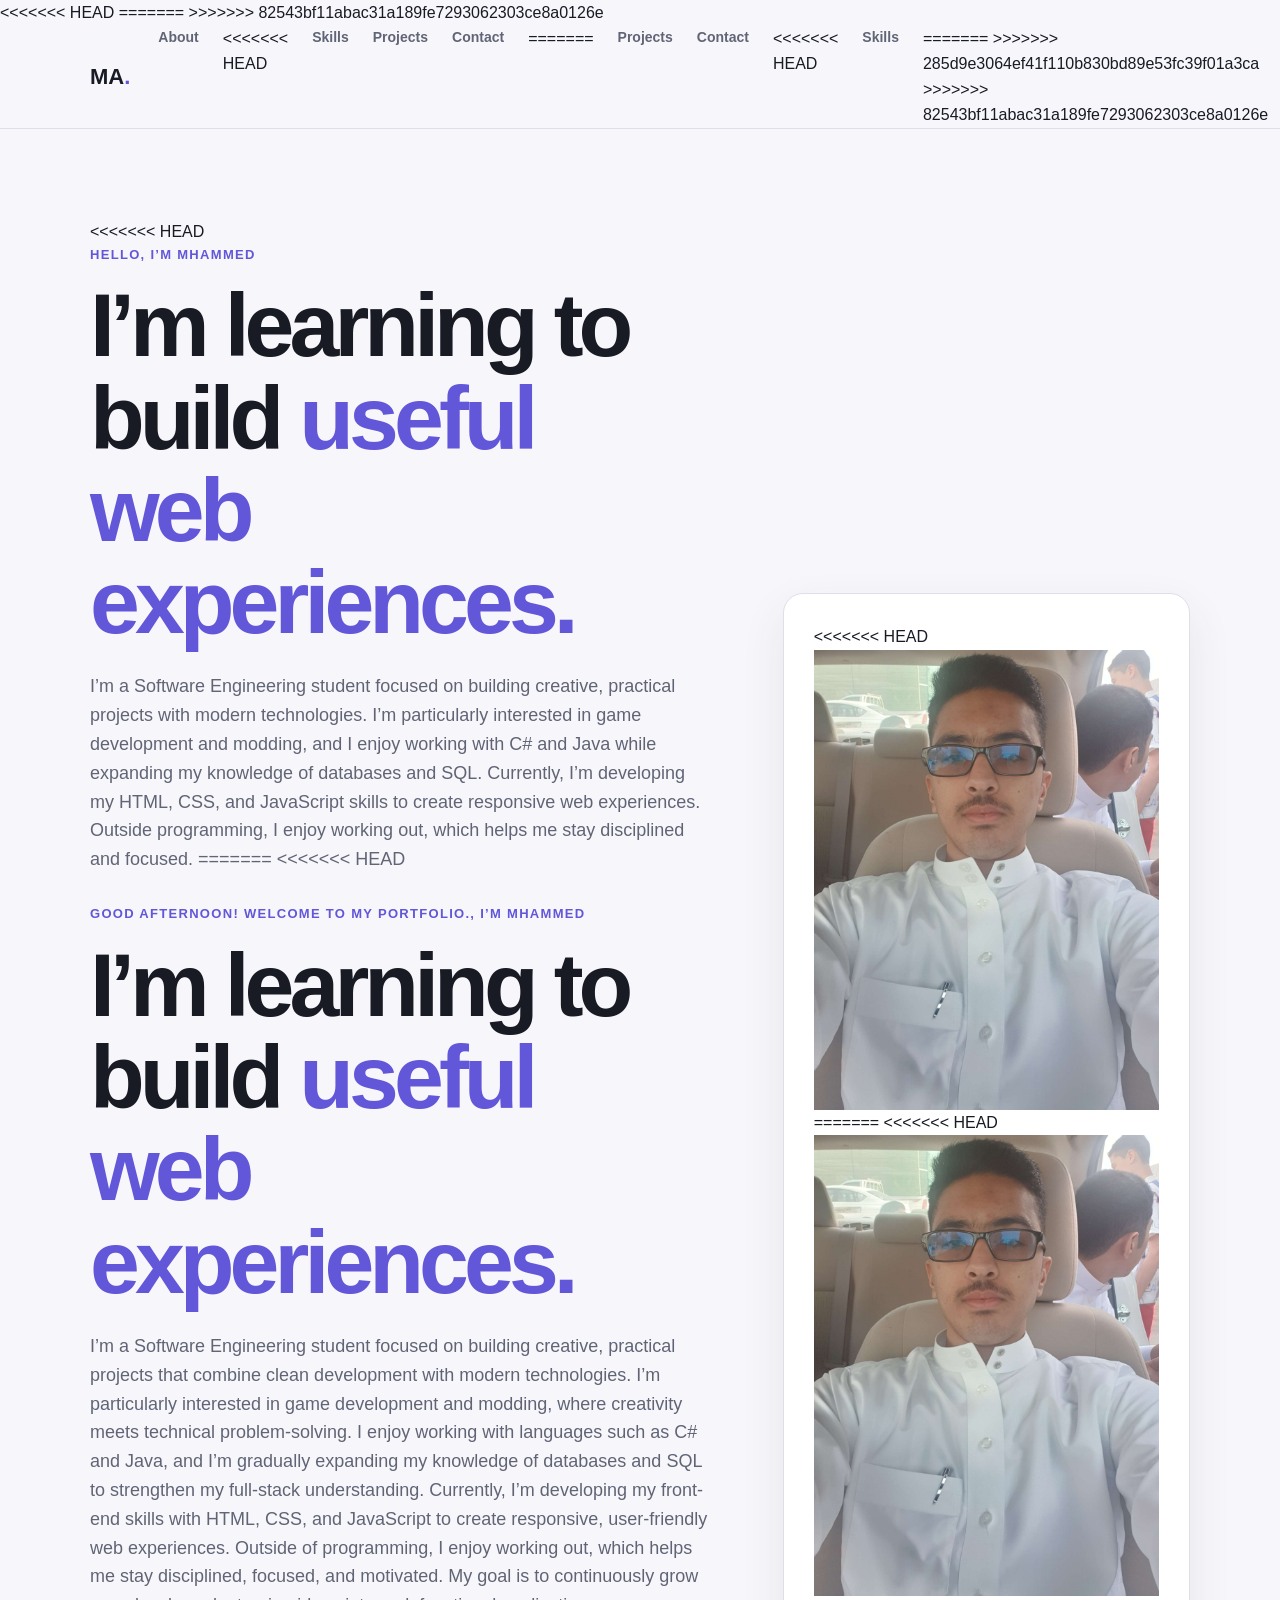
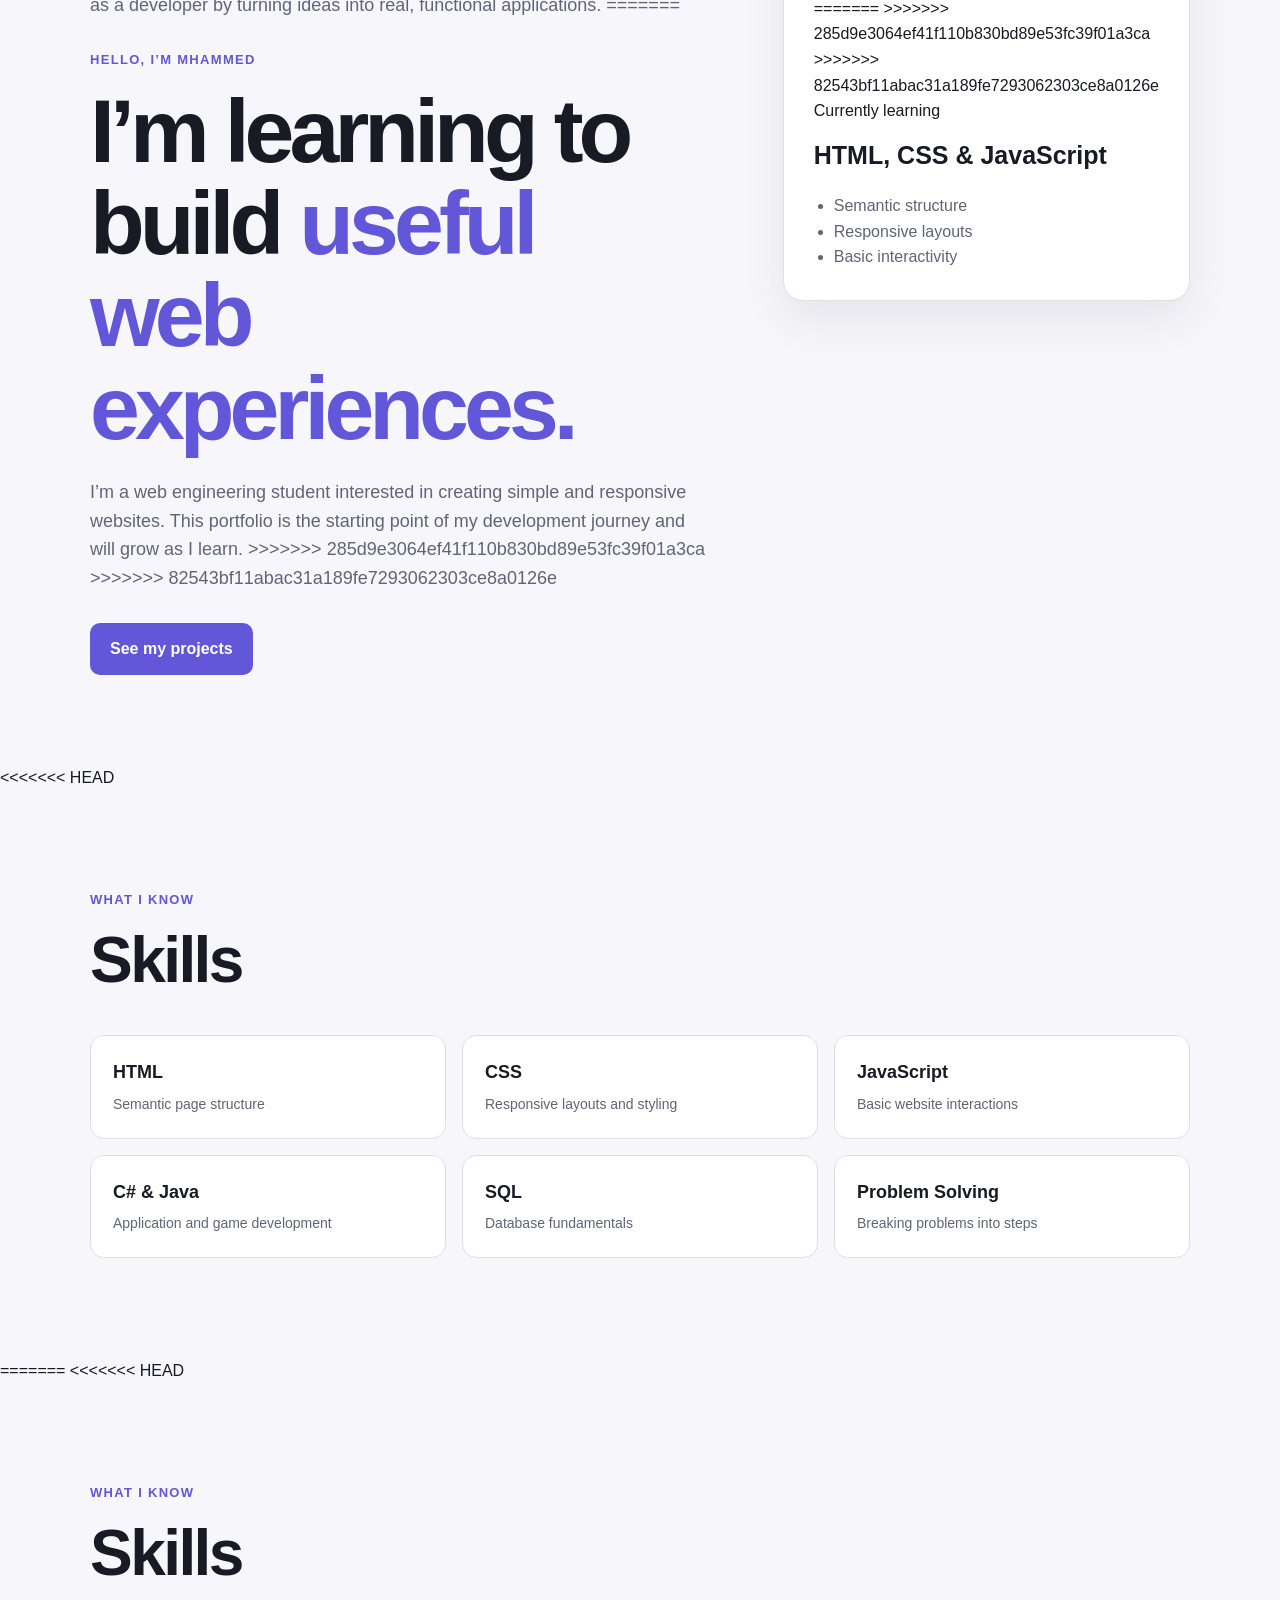
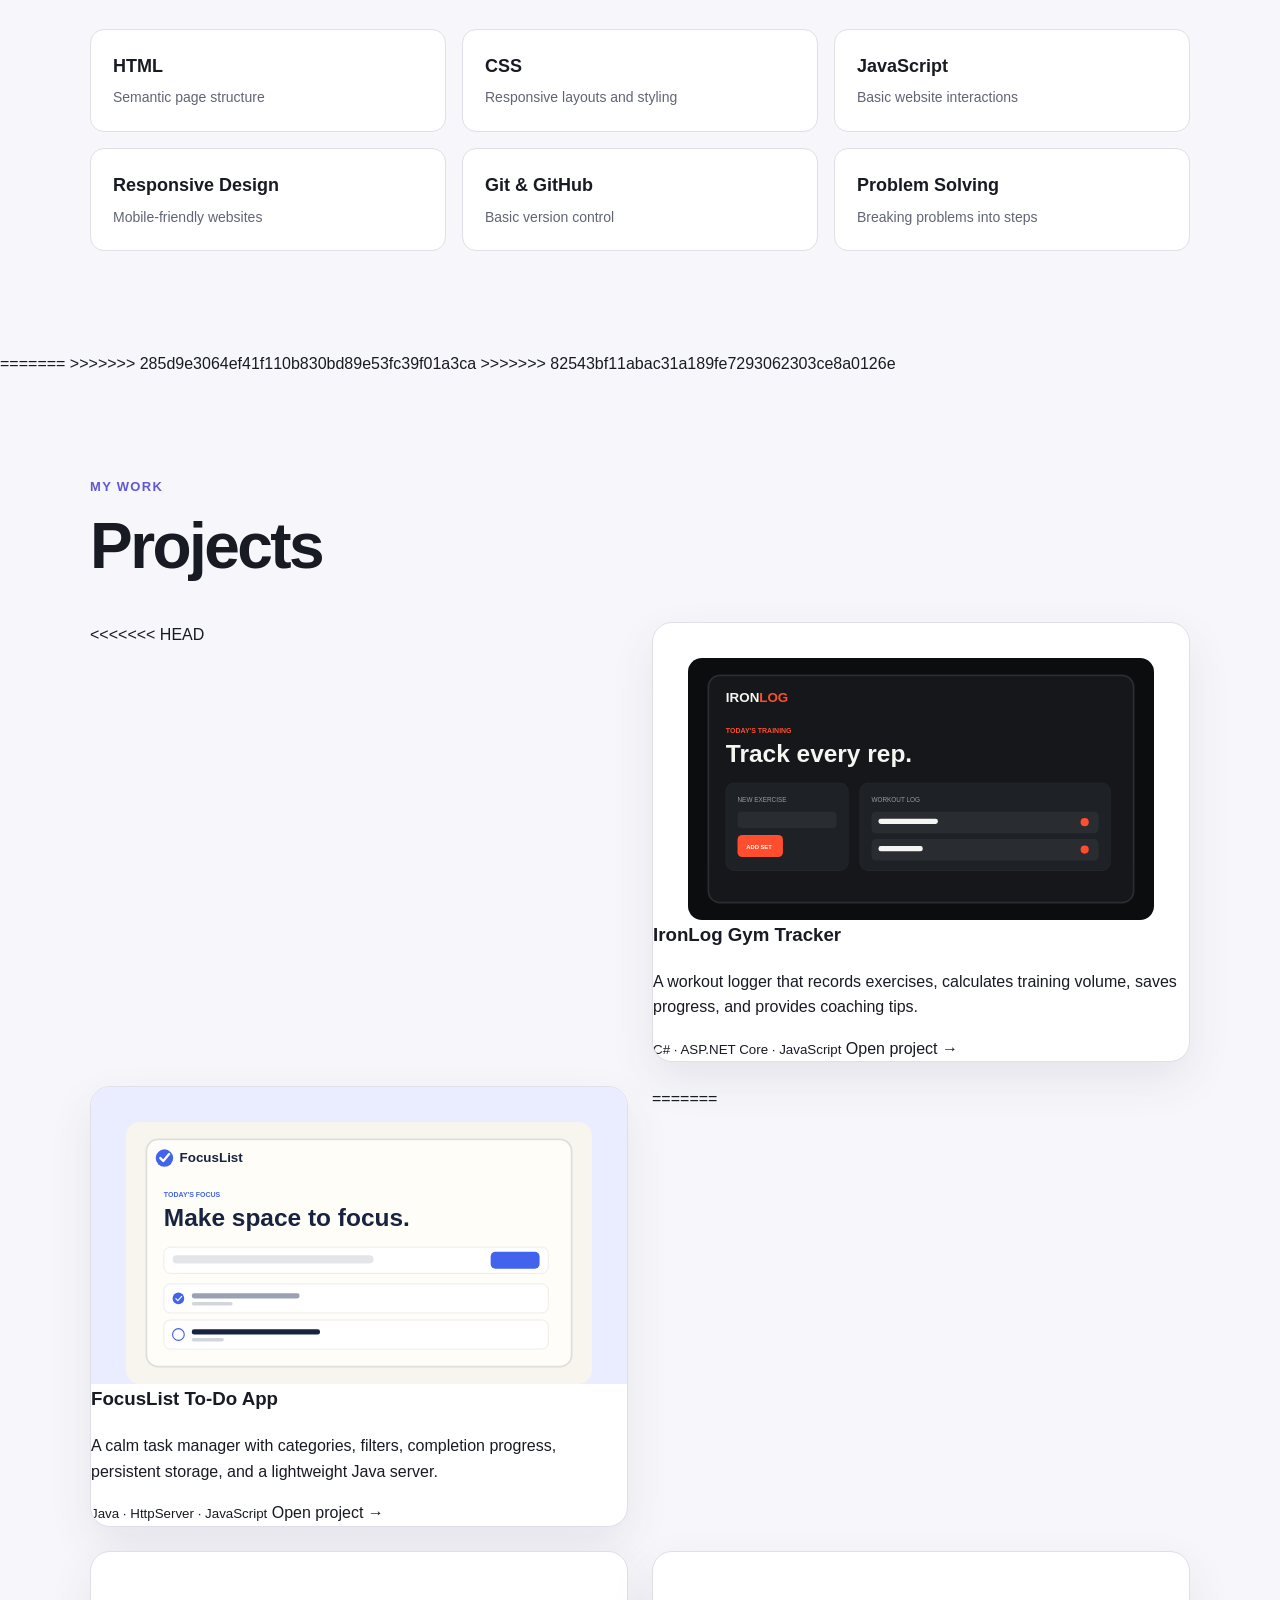
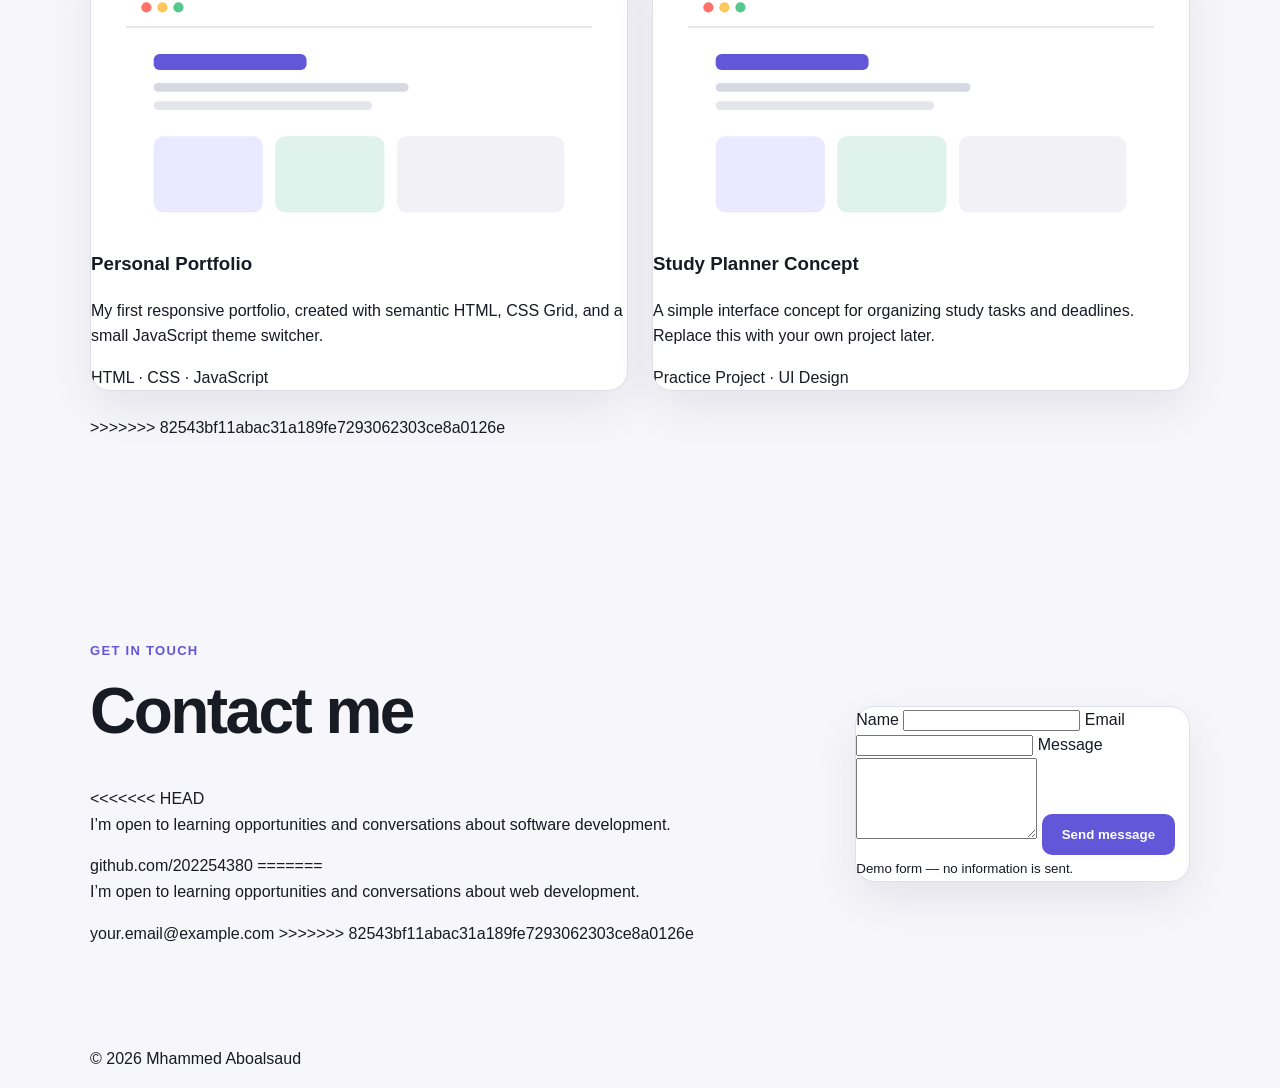
<file: index.html>
<!DOCTYPE html>
<html lang="en" data-theme="light">
  <head>
    <meta charset="UTF-8">
    <meta name="viewport" content="width=device-width, initial-scale=1.0">
<<<<<<< HEAD
    <meta name="description" content="Personal portfolio of Mhammed Aboalsaud, a Software Engineering student.">
=======
    <meta name="description" content="Personal portfolio of Mhammed Aboalsaud, a web engineering student.">
>>>>>>> 82543bf11abac31a189fe7293062303ce8a0126e
    <title>Mhammed Aboalsaud | Portfolio</title>
    <link rel="icon" href="assets/images/favicon.svg" type="image/svg+xml">
    <link rel="stylesheet" href="css/styles.css">
    <script src="js/script.js" defer></script>
  </head>

  <body>
    <header class="site-header">
      <div class="container header-content">
        <a class="logo" href="#about">MA<span>.</span></a>

        <nav aria-label="Main navigation">
          <a href="#about">About</a>
<<<<<<< HEAD
          <a href="#skills">Skills</a>
          <a href="#projects">Projects</a>
          <a href="#contact">Contact</a>
=======
          <a href="#projects">Projects</a>
          <a href="#contact">Contact</a>
<<<<<<< HEAD
          <a href="#skills">Skills</a>
=======
>>>>>>> 285d9e3064ef41f110b830bd89e53fc39f01a3ca
>>>>>>> 82543bf11abac31a189fe7293062303ce8a0126e
        </nav>

        <button id="theme-toggle" type="button" aria-label="Switch to dark mode">◐</button>
      </div>
    </header>

    <main>
      <section class="hero" id="about">
        <div class="container hero-grid">
          <div>
<<<<<<< HEAD
            <p class="label">Hello, I’m Mhammed</p>
            <h1>I’m learning to build <span>useful web experiences.</span></h1>
            <p class="intro">
              I’m a Software Engineering student focused on building creative, practical projects with modern technologies. I’m particularly interested in game development and modding, and I enjoy working with C# and Java while expanding my knowledge of databases and SQL. Currently, I’m developing my HTML, CSS, and JavaScript skills to create responsive web experiences. Outside programming, I enjoy working out, which helps me stay disciplined and focused.
=======
<<<<<<< HEAD
            <p class="label">Good afternoon! Welcome to my portfolio., I’m Mhammed</p>
            <h1>I’m learning to build <span>useful web experiences.</span></h1>
            <p class="intro">
              I’m a Software Engineering student focused on building creative, practical projects that combine clean development with modern technologies.

I’m particularly interested in game development and modding, where creativity meets technical problem-solving. I enjoy working with languages such as C# and Java, and I’m gradually expanding my knowledge of databases and SQL to strengthen my full-stack understanding.

Currently, I’m developing my front-end skills with HTML, CSS, and JavaScript to create responsive, user-friendly web experiences. Outside of programming, I enjoy working out, which helps me stay disciplined, focused, and motivated. My goal is to continuously grow as a developer by turning ideas into real, functional applications.

=======
            <p class="label">Hello, I’m Mhammed</p>
            <h1>I’m learning to build <span>useful web experiences.</span></h1>
            <p class="intro">
              I’m a web engineering student interested in creating simple and responsive websites.
              This portfolio is the starting point of my development journey and will grow as I learn.
>>>>>>> 285d9e3064ef41f110b830bd89e53fc39f01a3ca
>>>>>>> 82543bf11abac31a189fe7293062303ce8a0126e
            </p>
            <a class="button" href="#projects">See my projects</a>
          </div>

          <aside class="focus-card">
<<<<<<< HEAD
            <img
              class="profile-image"
              src="assets/images/profile.jpg"
              alt="Portrait of Mhammed Aboalsaud"
            >
=======
<<<<<<< HEAD
            <img
  class="profile-image"
  src="assets/images/profile.jpg"
  alt="Portrait of Mhammed Aboalsaud"
>
=======
>>>>>>> 285d9e3064ef41f110b830bd89e53fc39f01a3ca
>>>>>>> 82543bf11abac31a189fe7293062303ce8a0126e
            <p>Currently learning</p>
            <h2>HTML, CSS &amp; JavaScript</h2>
            <ul>
              <li>Semantic structure</li>
              <li>Responsive layouts</li>
              <li>Basic interactivity</li>
            </ul>
          </aside>
        </div>
      </section>
<<<<<<< HEAD

      <section class="section skills" id="skills">
        <div class="container">
          <p class="label">What I know</p>
          <h2 class="section-title">Skills</h2>

          <ul class="skill-list">
            <li><strong>HTML</strong><span>Semantic page structure</span></li>
            <li><strong>CSS</strong><span>Responsive layouts and styling</span></li>
            <li><strong>JavaScript</strong><span>Basic website interactions</span></li>
            <li><strong>C# &amp; Java</strong><span>Application and game development</span></li>
            <li><strong>SQL</strong><span>Database fundamentals</span></li>
            <li><strong>Problem Solving</strong><span>Breaking problems into steps</span></li>
          </ul>
        </div>
      </section>
=======
<<<<<<< HEAD
      <section class="section skills" id="skills">
  <div class="container">
    <p class="label">What I know</p>
    <h2 class="section-title">Skills</h2>

    <ul class="skill-list">
      <li>
        <strong>HTML</strong>
        <span>Semantic page structure</span>
      </li>
      <li>
        <strong>CSS</strong>
        <span>Responsive layouts and styling</span>
      </li>
      <li>
        <strong>JavaScript</strong>
        <span>Basic website interactions</span>
      </li>
      <li>
        <strong>Responsive Design</strong>
        <span>Mobile-friendly websites</span>
      </li>
      <li>
        <strong>Git & GitHub</strong>
        <span>Basic version control</span>
      </li>
      <li>
        <strong>Problem Solving</strong>
        <span>Breaking problems into steps</span>
      </li>
    </ul>
  </div>
</section>
=======
>>>>>>> 285d9e3064ef41f110b830bd89e53fc39f01a3ca
>>>>>>> 82543bf11abac31a189fe7293062303ce8a0126e

      <section class="section" id="projects">
        <div class="container">
          <p class="label">My work</p>
          <h2 class="section-title">Projects</h2>

          <div class="project-grid">
<<<<<<< HEAD
            <a class="project-card" href="projects/gym-tracker-csharp/wwwroot/index.html" target="_blank" rel="noopener noreferrer" aria-label="Open the IronLog Gym Tracker project">
              <div class="project-image gym">
                <img src="assets/images/gym-project.svg" alt="Preview of the IronLog gym tracker">
              </div>
              <div class="project-text">
                <h3>IronLog Gym Tracker</h3>
                <p>A workout logger that records exercises, calculates training volume, saves progress, and provides coaching tips.</p>
                <small>C# · ASP.NET Core · JavaScript</small>
                <span class="project-action">Open project →</span>
              </div>
            </a>

            <a class="project-card" href="projects/todo-list-java/public/index.html" target="_blank" rel="noopener noreferrer" aria-label="Open the FocusList Java to-do project">
              <div class="project-image todo">
                <img src="assets/images/todo-project.svg" alt="Preview of the FocusList to-do application">
              </div>
              <div class="project-text">
                <h3>FocusList To-Do App</h3>
                <p>A calm task manager with categories, filters, completion progress, persistent storage, and a lightweight Java server.</p>
                <small>Java · HttpServer · JavaScript</small>
                <span class="project-action">Open project →</span>
              </div>
            </a>
=======
            <article class="project-card">
              <div class="project-image purple">
                <img src="assets/images/project-placeholder.svg" alt="Placeholder preview of the portfolio project">
              </div>
              <div class="project-text">
                <h3>Personal Portfolio</h3>
                <p>My first responsive portfolio, created with semantic HTML, CSS Grid, and a small JavaScript theme switcher.</p>
                <span>HTML · CSS · JavaScript</span>
              </div>
            </article>

            <article class="project-card">
              <div class="project-image green">
                <img src="assets/images/project-placeholder.svg" alt="Placeholder preview of a study planner concept">
              </div>
              <div class="project-text">
                <h3>Study Planner Concept</h3>
                <p>A simple interface concept for organizing study tasks and deadlines. Replace this with your own project later.</p>
                <span>Practice Project · UI Design</span>
              </div>
            </article>
>>>>>>> 82543bf11abac31a189fe7293062303ce8a0126e
          </div>
        </div>
      </section>

      <section class="section contact" id="contact">
        <div class="container contact-grid">
          <div>
            <p class="label">Get in touch</p>
            <h2 class="section-title">Contact me</h2>
<<<<<<< HEAD
            <p>I’m open to learning opportunities and conversations about software development.</p>
            <a class="email" href="https://github.com/202254380" target="_blank" rel="noopener noreferrer">github.com/202254380</a>
=======
            <p>I’m open to learning opportunities and conversations about web development.</p>
            <a class="email" href="mailto:your.email@example.com">your.email@example.com</a>
>>>>>>> 82543bf11abac31a189fe7293062303ce8a0126e
          </div>

          <form>
            <label for="name">Name</label>
            <input id="name" name="name" type="text" required>

            <label for="email">Email</label>
            <input id="email" name="email" type="email" required>

            <label for="message">Message</label>
            <textarea id="message" name="message" rows="5" required></textarea>

            <button class="button" type="submit">Send message</button>
            <small>Demo form — no information is sent.</small>
          </form>
        </div>
      </section>
    </main>

    <footer>
      <div class="container">
        <p>© 2026 Mhammed Aboalsaud</p>
      </div>
    </footer>
  </body>
</html>
</file>
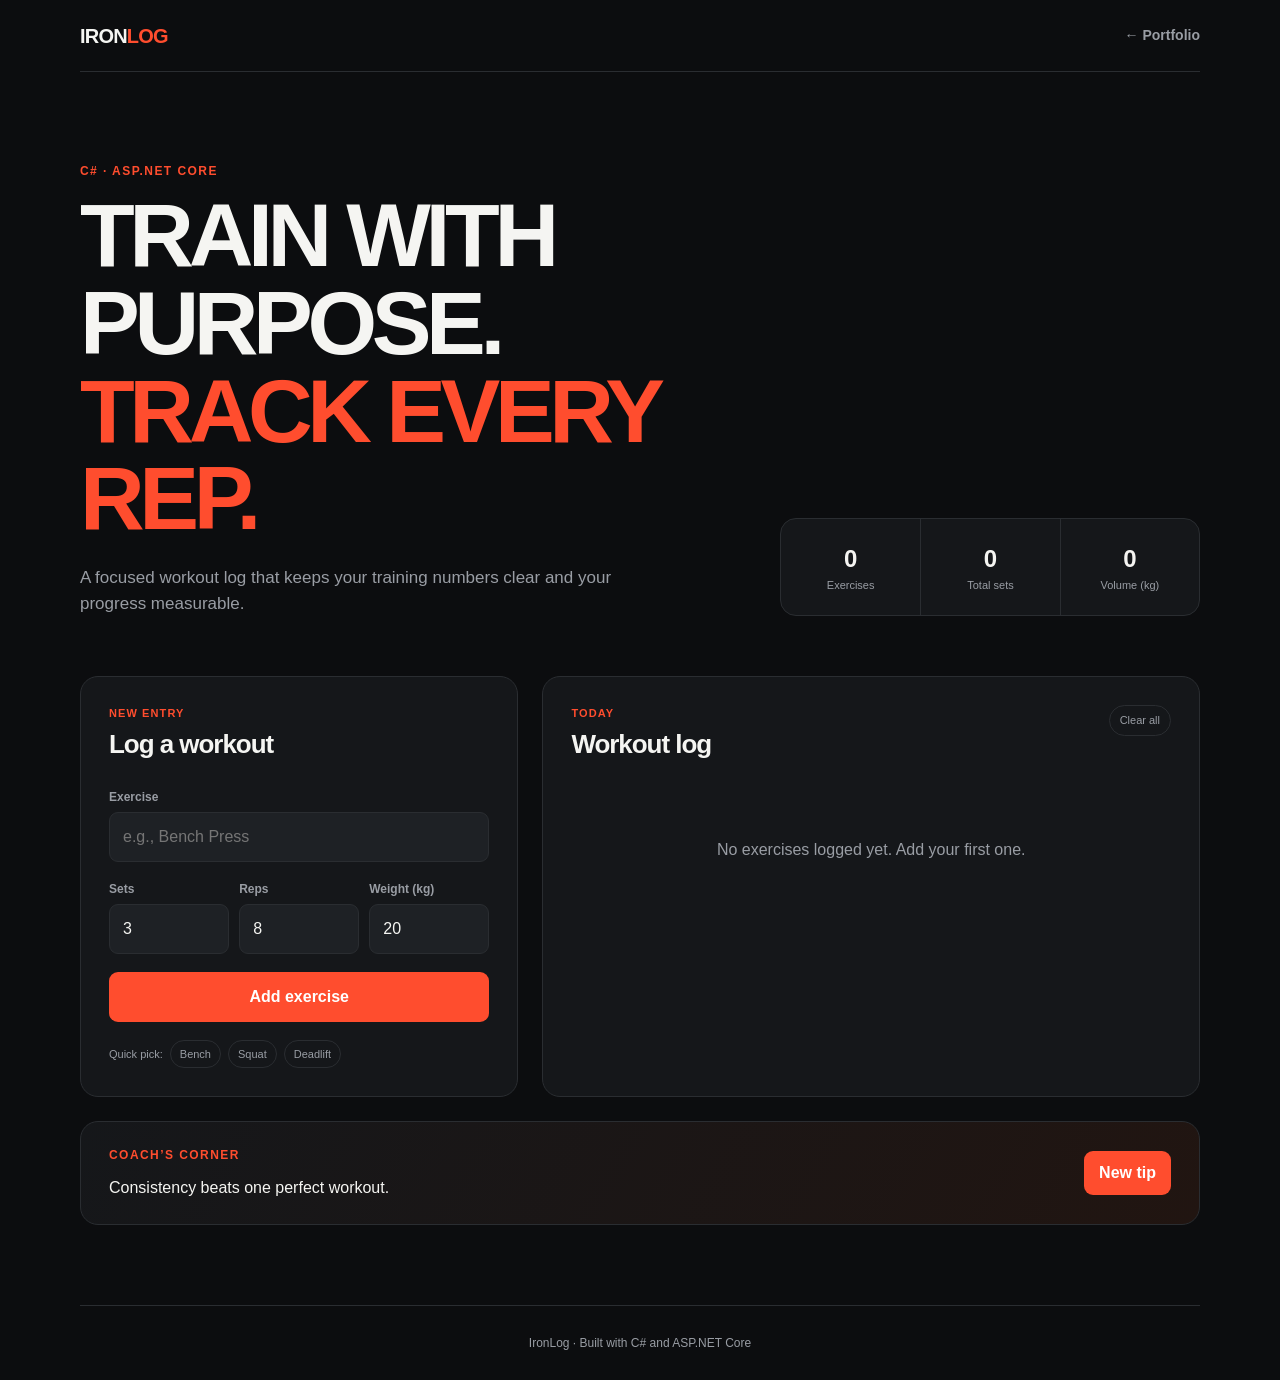
<file: projects/gym-tracker-csharp/wwwroot/index.html>
<!DOCTYPE html>
<html lang="en">
  <head>
    <meta charset="UTF-8">
    <meta name="viewport" content="width=device-width, initial-scale=1.0">
    <meta name="description" content="IronLog is a simple gym workout tracker built as a C# web project.">
    <title>IronLog | Gym Tracker</title>
    <link rel="stylesheet" href="styles.css">
    <script src="app.js" defer></script>
  </head>

  <body>
    <header class="topbar">
      <a class="brand" href="index.html">IRON<span>LOG</span></a>
      <a class="back-link" href="../../../index.html">← Portfolio</a>
    </header>

    <main>
      <section class="hero">
        <div>
          <p class="eyebrow">C# · ASP.NET Core</p>
          <h1>Train with purpose.<br><span>Track every rep.</span></h1>
          <p class="hero-copy">A focused workout log that keeps your training numbers clear and your progress measurable.</p>
        </div>

        <div class="stats" aria-label="Workout summary">
          <div><strong id="workout-count">0</strong><span>Exercises</span></div>
          <div><strong id="set-count">0</strong><span>Total sets</span></div>
          <div><strong id="volume-count">0</strong><span>Volume (kg)</span></div>
        </div>
      </section>

      <section class="workspace">
        <form id="workout-form" class="panel">
          <div class="section-heading">
            <p>New entry</p>
            <h2>Log a workout</h2>
          </div>

          <label for="exercise">Exercise</label>
          <input id="exercise" name="exercise" type="text" placeholder="e.g., Bench Press" required maxlength="40">

          <div class="field-row">
            <div>
              <label for="sets">Sets</label>
              <input id="sets" name="sets" type="number" min="1" max="20" value="3" required>
            </div>
            <div>
              <label for="reps">Reps</label>
              <input id="reps" name="reps" type="number" min="1" max="100" value="8" required>
            </div>
            <div>
              <label for="weight">Weight (kg)</label>
              <input id="weight" name="weight" type="number" min="0" max="1000" step="0.5" value="20" required>
            </div>
          </div>

          <button class="primary-button" type="submit">Add exercise</button>

          <div class="quick-picks" aria-label="Quick exercise choices">
            <span>Quick pick:</span>
            <button type="button" data-exercise="Bench Press">Bench</button>
            <button type="button" data-exercise="Squat">Squat</button>
            <button type="button" data-exercise="Deadlift">Deadlift</button>
          </div>
        </form>

        <section class="panel log-panel" aria-labelledby="log-title">
          <div class="section-heading heading-row">
            <div>
              <p>Today</p>
              <h2 id="log-title">Workout log</h2>
            </div>
            <button class="text-button" id="clear-workouts" type="button">Clear all</button>
          </div>

          <div id="workout-list" class="workout-list"></div>
          <p id="empty-state" class="empty-state">No exercises logged yet. Add your first one.</p>
        </section>
      </section>

      <section class="coach-card">
        <div>
          <p class="eyebrow">Coach’s corner</p>
          <p id="coach-tip">Consistency beats one perfect workout.</p>
        </div>
        <button id="new-tip" type="button">New tip</button>
      </section>
    </main>

    <footer>IronLog · Built with C# and ASP.NET Core</footer>
  </body>
</html>
</file>
<file: css/styles.css>
:root {
  --background: #f7f7fb;
  --surface: #ffffff;
  --text: #181a24;
  --muted: #606475;
  --accent: #6256d9;
  --accent-light: #ebe9ff;
  --border: #dedfe8;
  --shadow: 0 18px 45px rgba(37, 34, 70, 0.09);
}
<<<<<<< HEAD
=======
<<<<<<< HEAD
>>>>>>> 82543bf11abac31a189fe7293062303ce8a0126e
.skills {
  background: var(--accent-light);
}

.skill-list {
  display: grid;
  grid-template-columns: repeat(3, 1fr);
  gap: 16px;
  margin: 0;
  padding: 0;
  list-style: none;
}

.skill-list li {
  padding: 22px;
  border: 1px solid var(--border);
  border-radius: 14px;
  background: var(--surface);
}

.skill-list strong,
.skill-list span {
  display: block;
}

.skill-list strong {
  margin-bottom: 6px;
  font-size: 18px;
}

.skill-list span {
  color: var(--muted);
  font-size: 14px;
}
<<<<<<< HEAD
=======
=======
>>>>>>> 285d9e3064ef41f110b830bd89e53fc39f01a3ca
>>>>>>> 82543bf11abac31a189fe7293062303ce8a0126e

[data-theme="dark"] {
  --background: #11121a;
  --surface: #1b1d28;
  --text: #f5f5f8;
  --muted: #b2b4c0;
  --accent: #9b90ff;
  --accent-light: #292644;
  --border: #333542;
  --shadow: 0 18px 45px rgba(0, 0, 0, 0.25);
}

* {
  box-sizing: border-box;
}

html {
  scroll-behavior: smooth;
}

body {
  margin: 0;
  background: var(--background);
  color: var(--text);
  font-family: Arial, Helvetica, sans-serif;
  line-height: 1.6;
}

a {
  color: inherit;
  text-decoration: none;
}

img {
  display: block;
  max-width: 100%;
}

.container {
  width: min(1100px, calc(100% - 40px));
  margin-inline: auto;
}

.site-header {
  position: sticky;
  top: 0;
  z-index: 10;
  border-bottom: 1px solid var(--border);
  background: var(--background);
}

.header-content {
  display: flex;
  min-height: 72px;
  align-items: center;
  gap: 28px;
}

.logo {
  margin-right: auto;
  font-size: 22px;
  font-weight: 800;
}

.logo span,
h1 span {
  color: var(--accent);
}

nav {
  display: flex;
  gap: 24px;
}

nav a {
  color: var(--muted);
  font-size: 14px;
  font-weight: 700;
}

nav a:hover,
.email:hover {
  color: var(--accent);
}

#theme-toggle {
  width: 40px;
  height: 40px;
  border: 1px solid var(--border);
  border-radius: 50%;
  background: var(--surface);
  color: var(--text);
  font-size: 18px;
  cursor: pointer;
}

.hero {
  display: grid;
  min-height: calc(100vh - 72px);
  align-items: center;
  padding: 90px 0;
}

.hero-grid,
.contact-grid {
  display: grid;
  grid-template-columns: 1.35fr 0.65fr;
  align-items: center;
  gap: 70px;
}

.label {
  margin: 0 0 14px;
  color: var(--accent);
  font-size: 13px;
  font-weight: 800;
  letter-spacing: 0.1em;
  text-transform: uppercase;
}

h1,
h2,
h3,
p {
  margin-top: 0;
}

h1 {
  max-width: 750px;
  margin-bottom: 24px;
  font-size: clamp(3rem, 7vw, 6rem);
  line-height: 1.03;
  letter-spacing: -0.055em;
}

.intro {
  max-width: 650px;
  margin-bottom: 30px;
  color: var(--muted);
  font-size: 18px;
}

.button {
  display: inline-block;
  padding: 13px 20px;
  border: 0;
  border-radius: 10px;
  background: var(--accent);
  color: #ffffff;
  font-weight: 700;
  cursor: pointer;
}

.button:hover {
  transform: translateY(-2px);
}

.focus-card,
.project-card,
form {
  border: 1px solid var(--border);
  border-radius: 20px;
  background: var(--surface);
  box-shadow: var(--shadow);
}

.focus-card {
  padding: 30px;
}

<<<<<<< HEAD
.profile-image {
  width: 100%;
  aspect-ratio: 4 / 5;
  margin-bottom: 22px;
  border-radius: 14px;
  object-fit: cover;
  object-position: center;
}

=======
>>>>>>> 82543bf11abac31a189fe7293062303ce8a0126e
.focus-card p {
  margin-bottom: 6px;
  color: var(--muted);
  font-size: 13px;
}

.focus-card h2 {
  margin-bottom: 22px;
  font-size: 25px;
  line-height: 1.25;
}

.focus-card ul {
  margin: 0;
  padding-left: 20px;
  color: var(--muted);
}

.section {
  padding: 100px 0;
}

.section-title {
  margin-bottom: 40px;
  font-size: clamp(2.3rem, 5vw, 4rem);
  line-height: 1.1;
  letter-spacing: -0.04em;
}

.project-grid {
  display: grid;
  grid-template-columns: repeat(2, 1fr);
  gap: 24px;
}

.project-card {
<<<<<<< HEAD
  display: block;
  overflow: hidden;
  color: inherit;
  text-decoration: none;
  transition: transform 180ms ease, box-shadow 180ms ease;
}

.project-card:hover {
  transform: translateY(-5px);
  box-shadow: 0 24px 55px rgba(37, 34, 70, 0.15);
=======
  overflow: hidden;
>>>>>>> 82543bf11abac31a189fe7293062303ce8a0126e
}

.project-image {
  padding: 35px 35px 0;
}

<<<<<<< HEAD
.project-image.gym {
  background: #1b1d20;
}

.project-image.todo {
  background: #e9edff;
=======
.project-image.purple {
  background: #ded9ff;
}

.project-image.green {
  background: #d7eee7;
>>>>>>> 82543bf11abac31a189fe7293062303ce8a0126e
}

.project-image img {
  width: 100%;
}

.project-text {
  padding: 26px;
}

.project-text h3 {
  margin-bottom: 10px;
  font-size: 23px;
}

.project-text p,
.contact p {
  color: var(--muted);
}

<<<<<<< HEAD
.project-text small {
  display: block;
=======
.project-text span {
>>>>>>> 82543bf11abac31a189fe7293062303ce8a0126e
  color: var(--accent);
  font-size: 12px;
  font-weight: 700;
}

<<<<<<< HEAD
.project-action {
  display: inline-block;
  margin-top: 17px;
  color: var(--text);
  font-size: 13px;
  font-weight: 800;
}

=======
>>>>>>> 82543bf11abac31a189fe7293062303ce8a0126e
.contact {
  border-top: 1px solid var(--border);
  background: var(--surface);
}

.contact-grid {
  align-items: start;
  grid-template-columns: 1fr 1fr;
}

.email {
  color: var(--text);
  font-size: 20px;
  font-weight: 700;
}

form {
  padding: 28px;
  background: var(--background);
}

label {
  display: block;
  margin-bottom: 6px;
  font-size: 13px;
  font-weight: 700;
}

input,
textarea {
  width: 100%;
  margin-bottom: 18px;
  padding: 12px;
  border: 1px solid var(--border);
  border-radius: 8px;
  background: var(--surface);
  color: var(--text);
  font: inherit;
}

input:focus,
textarea:focus {
  outline: 2px solid var(--accent);
  outline-offset: 2px;
}

form small {
  display: block;
  margin-top: 10px;
  color: var(--muted);
}

footer {
  padding: 28px 0;
  border-top: 1px solid var(--border);
  color: var(--muted);
  font-size: 14px;
  text-align: center;
}

footer p {
  margin: 0;
}

@media (max-width: 720px) {
<<<<<<< HEAD
  .skill-list {
    grid-template-columns: 1fr;
  }
=======
<<<<<<< HEAD
  .skill-list {
  grid-template-columns: 1fr;
}
=======
>>>>>>> 285d9e3064ef41f110b830bd89e53fc39f01a3ca
>>>>>>> 82543bf11abac31a189fe7293062303ce8a0126e
  .container {
    width: min(100% - 28px, 1100px);
  }

  .header-content {
    gap: 14px;
  }

  nav {
    gap: 12px;
  }

  nav a {
    font-size: 12px;
  }

  .hero {
    min-height: auto;
    padding: 80px 0;
  }

  .hero-grid,
  .contact-grid,
  .project-grid {
    grid-template-columns: 1fr;
  }

  .hero-grid,
  .contact-grid {
    gap: 40px;
  }

  h1 {
    font-size: clamp(2.8rem, 14vw, 4.5rem);
  }

  .section {
    padding: 75px 0;
  }
}
</file>
<file: projects/gym-tracker-csharp/wwwroot/styles.css>
:root {
  --background: #0c0d0f;
  --surface: #15171a;
  --surface-light: #1e2125;
  --text: #f5f5f2;
  --muted: #999da4;
  --accent: #ff4d2e;
  --border: #2a2d31;
}

* { box-sizing: border-box; }

body {
  margin: 0;
  background: var(--background);
  color: var(--text);
  font-family: Arial, Helvetica, sans-serif;
  line-height: 1.5;
}

button,
input { font: inherit; }

button,
a { -webkit-tap-highlight-color: transparent; }

.topbar,
main,
footer {
  width: min(1120px, calc(100% - 36px));
  margin-inline: auto;
}

.topbar {
  display: flex;
  min-height: 72px;
  align-items: center;
  justify-content: space-between;
  border-bottom: 1px solid var(--border);
}

.brand,
.back-link {
  color: var(--text);
  text-decoration: none;
}

.brand {
  font-size: 20px;
  font-weight: 900;
  letter-spacing: -0.04em;
}

.brand span,
.eyebrow,
h1 span { color: var(--accent); }

.back-link {
  color: var(--muted);
  font-size: 14px;
  font-weight: 700;
}

.hero {
  display: grid;
  grid-template-columns: 1.2fr 0.8fr;
  align-items: end;
  gap: 70px;
  padding: 90px 0 60px;
}

.eyebrow {
  margin: 0 0 12px;
  font-size: 12px;
  font-weight: 800;
  letter-spacing: 0.12em;
  text-transform: uppercase;
}

h1,
h2,
p { margin-top: 0; }

h1 {
  margin-bottom: 22px;
  font-size: clamp(3.2rem, 7vw, 6.4rem);
  line-height: 0.98;
  letter-spacing: -0.06em;
  text-transform: uppercase;
}

.hero-copy {
  max-width: 580px;
  margin-bottom: 0;
  color: var(--muted);
  font-size: 17px;
}

.stats {
  display: grid;
  grid-template-columns: repeat(3, 1fr);
  border: 1px solid var(--border);
  border-radius: 16px;
  background: var(--surface);
}

.stats div {
  padding: 22px 14px;
  border-left: 1px solid var(--border);
  text-align: center;
}

.stats div:first-child { border-left: 0; }
.stats strong,
.stats span { display: block; }
.stats strong { font-size: 24px; }
.stats span { color: var(--muted); font-size: 11px; }

.workspace {
  display: grid;
  grid-template-columns: 0.8fr 1.2fr;
  gap: 24px;
}

.panel {
  padding: 28px;
  border: 1px solid var(--border);
  border-radius: 18px;
  background: var(--surface);
}

.section-heading p {
  margin-bottom: 3px;
  color: var(--accent);
  font-size: 11px;
  font-weight: 800;
  letter-spacing: 0.1em;
  text-transform: uppercase;
}

.section-heading h2 {
  margin-bottom: 24px;
  font-size: 26px;
  letter-spacing: -0.04em;
}

label {
  display: block;
  margin-bottom: 6px;
  color: var(--muted);
  font-size: 12px;
  font-weight: 700;
}

input {
  width: 100%;
  margin-bottom: 18px;
  padding: 12px 13px;
  border: 1px solid var(--border);
  border-radius: 9px;
  outline: 0;
  background: var(--surface-light);
  color: var(--text);
}

input:focus { border-color: var(--accent); }

.field-row {
  display: grid;
  grid-template-columns: repeat(3, 1fr);
  gap: 10px;
}

.primary-button,
.coach-card button {
  border: 0;
  border-radius: 9px;
  background: var(--accent);
  color: #ffffff;
  font-weight: 800;
  cursor: pointer;
}

.primary-button {
  width: 100%;
  padding: 13px;
}

.quick-picks {
  display: flex;
  flex-wrap: wrap;
  align-items: center;
  gap: 7px;
  margin-top: 18px;
  color: var(--muted);
  font-size: 11px;
}

.quick-picks button,
.text-button,
.delete-button {
  border: 1px solid var(--border);
  border-radius: 100px;
  background: transparent;
  color: var(--muted);
  cursor: pointer;
}

.quick-picks button { padding: 5px 9px; font-size: 11px; }

.heading-row {
  display: flex;
  align-items: flex-start;
  justify-content: space-between;
  gap: 16px;
}

.text-button { padding: 6px 10px; font-size: 11px; }

.workout-list {
  display: grid;
  gap: 10px;
}

.workout-item {
  display: grid;
  grid-template-columns: 1fr auto auto;
  align-items: center;
  gap: 16px;
  padding: 15px;
  border: 1px solid var(--border);
  border-radius: 12px;
  background: var(--surface-light);
}

.workout-item h3 { margin: 0 0 3px; font-size: 15px; }
.workout-item p { margin: 0; color: var(--muted); font-size: 11px; }
.workout-volume { color: var(--accent); font-size: 12px; font-weight: 800; }
.delete-button { width: 30px; height: 30px; }
.delete-button:hover,
.text-button:hover { border-color: var(--accent); color: var(--accent); }

.empty-state {
  margin: 50px 0;
  color: var(--muted);
  text-align: center;
}

.coach-card {
  display: flex;
  align-items: center;
  justify-content: space-between;
  gap: 30px;
  margin: 24px 0 80px;
  padding: 24px 28px;
  border: 1px solid var(--border);
  border-radius: 18px;
  background: linear-gradient(120deg, var(--surface), #211511);
}

.coach-card p:last-child { margin-bottom: 0; }
.coach-card button { flex: 0 0 auto; padding: 10px 15px; }

footer {
  padding: 28px 0;
  border-top: 1px solid var(--border);
  color: var(--muted);
  font-size: 12px;
  text-align: center;
}

@media (max-width: 760px) {
  .hero,
  .workspace { grid-template-columns: 1fr; }
  .hero { gap: 40px; padding-top: 65px; }
  .workspace { gap: 16px; }
  .field-row { grid-template-columns: 1fr 1fr 1fr; }
  .panel { padding: 21px; }
  .workout-item { grid-template-columns: 1fr auto; }
  .workout-volume { display: none; }
  .coach-card { align-items: flex-start; flex-direction: column; }
}

@media (max-width: 430px) {
  .field-row { grid-template-columns: 1fr; }
  .stats strong { font-size: 18px; }
  .stats span { font-size: 9px; }
}
</file>
